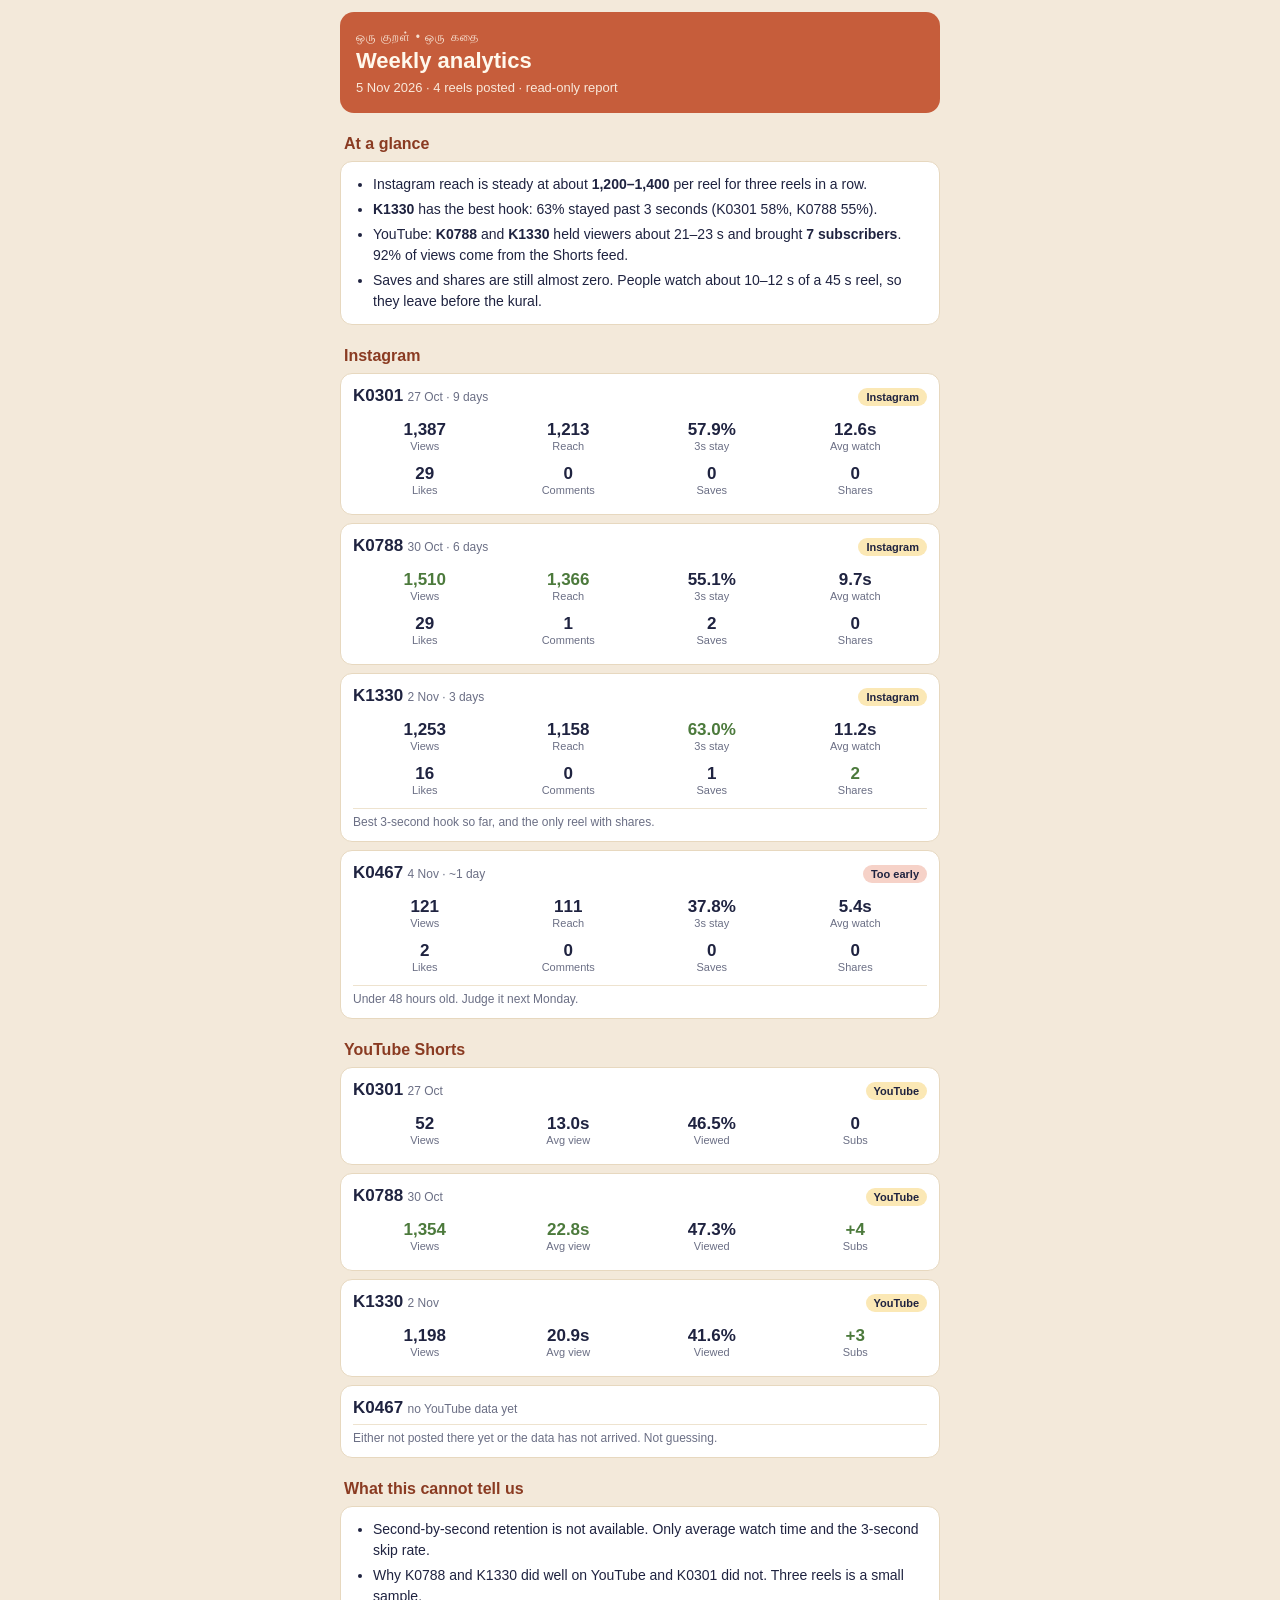
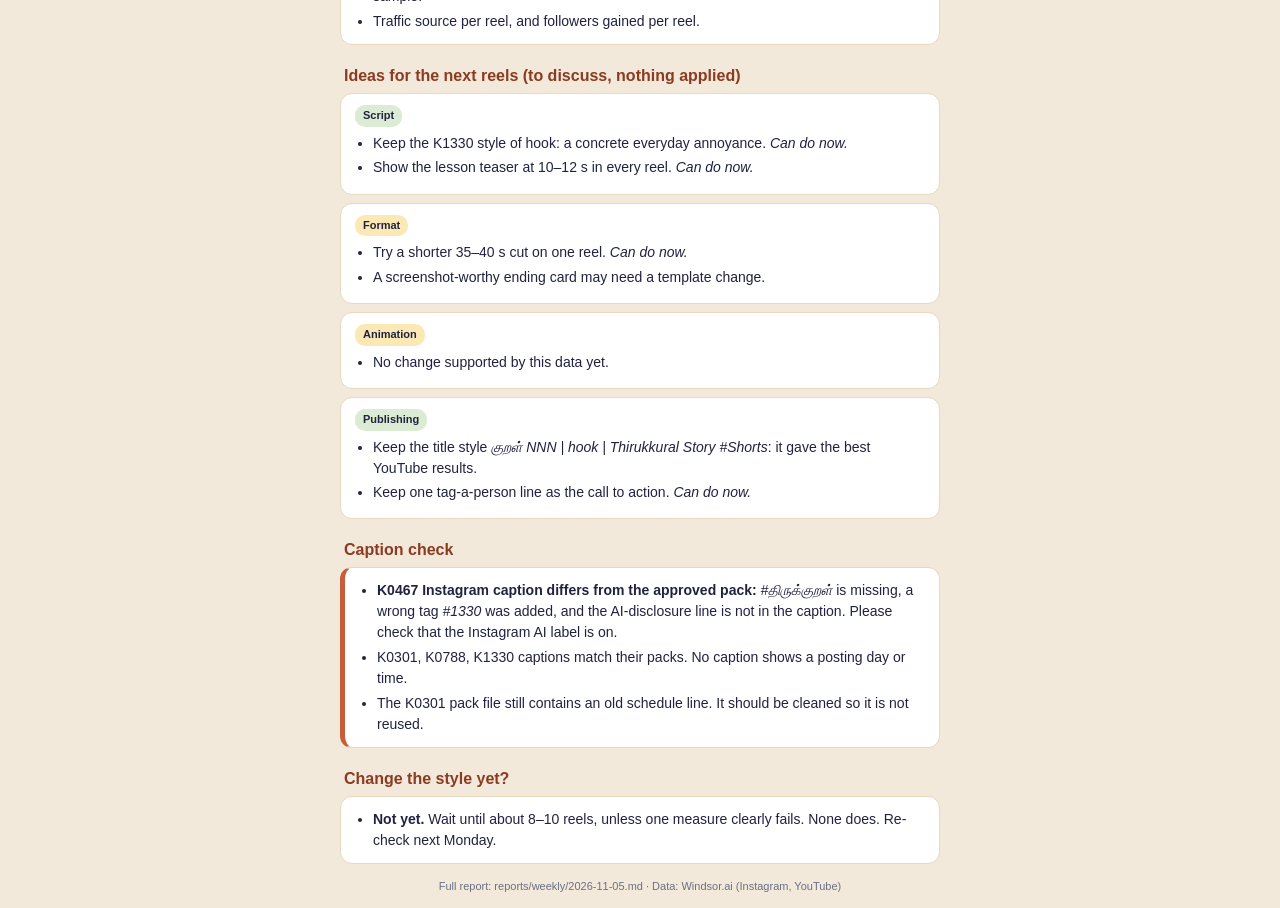
<file: reports/weekly/2026-11-05.html>
<!DOCTYPE html><html><head><meta charset="utf-8"><meta name="viewport" content="width=device-width,initial-scale=1"><meta name="color-scheme" content="light only">
<style>
body{margin:0;padding:0;background:#F3E9DA;font-family:Arial,Helvetica,sans-serif;color:#1F2340}
.wrap{max-width:600px;margin:0 auto;padding:12px}
.hd{background:#C65D3B;border-radius:14px;padding:18px 16px;color:#FFF8EC}
.hd .t{font-size:12px;letter-spacing:1px;text-transform:uppercase;opacity:.85}
.hd .h{font-size:22px;font-weight:bold;margin-top:4px}
.hd .s{font-size:13px;margin-top:6px;opacity:.9}
h2{font-size:16px;margin:22px 4px 8px;color:#8A3B22}
.card{background:#FFFFFF;border-radius:12px;padding:12px;margin:8px 0;border:1px solid #E7D8BF}
.k{font-size:17px;font-weight:bold;color:#1F2340} .sub{font-size:12px;color:#6B6F85}
.pill{display:inline-block;font-size:11px;font-weight:bold;color:#1F2340;border-radius:10px;padding:3px 8px}
.st{width:25%;text-align:center;padding:6px 2px} .v{font-size:17px;font-weight:bold} .l{font-size:11px;color:#6B6F85}
.note{font-size:12px;color:#6B6F85;margin-top:6px;border-top:1px solid #EEE3CF;padding-top:6px}
.box{background:#FFFFFF;border-radius:12px;padding:6px 14px;border:1px solid #E7D8BF;font-size:14px;line-height:1.5}
ul{margin:6px 0 6px 18px;padding:0} li{margin:4px 0}
.sg{background:#FFFFFF;border-radius:12px;padding:10px 14px;margin:8px 0;border:1px solid #E7D8BF;font-size:14px;line-height:1.45}
.ft{font-size:11px;color:#6B6F85;text-align:center;margin:16px 0 4px}
</style></head><body><div class="wrap">
<div class="hd"><div class="t">ஒரு குறள் • ஒரு கதை</div><div class="h">Weekly analytics</div><div class="s">5 Nov 2026 · 4 reels posted · read-only report</div></div>

<h2>At a glance</h2>
<div class="box"><ul><li>Instagram reach is steady at about <b>1,200–1,400</b> per reel for three reels in a row.</li><li><b>K1330</b> has the best hook: 63% stayed past 3 seconds (K0301 58%, K0788 55%).</li><li>YouTube: <b>K0788</b> and <b>K1330</b> held viewers about 21–23 s and brought <b>7 subscribers</b>. 92% of views come from the Shorts feed.</li><li>Saves and shares are still almost zero. People watch about 10–12 s of a 45 s reel, so they leave before the kural.</li></ul></div>

<h2>Instagram</h2>
<div class="card"><table width="100%" cellpadding="0" cellspacing="0"><tr><td><span class="k">K0301</span> <span class="sub">27 Oct · 9 days</span></td><td align="right"><span class="pill" style="background:#FBE8B5">Instagram</span></td></tr></table><table width="100%" cellpadding="0" cellspacing="0" style="margin-top:8px"><tr><td class="st"><div class="v" style="color:#1F2340">1,387</div><div class="l">Views</div></td><td class="st"><div class="v" style="color:#1F2340">1,213</div><div class="l">Reach</div></td><td class="st"><div class="v" style="color:#1F2340">57.9%</div><div class="l">3s stay</div></td><td class="st"><div class="v" style="color:#1F2340">12.6s</div><div class="l">Avg watch</div></td></tr><tr><td class="st"><div class="v" style="color:#1F2340">29</div><div class="l">Likes</div></td><td class="st"><div class="v" style="color:#1F2340">0</div><div class="l">Comments</div></td><td class="st"><div class="v" style="color:#1F2340">0</div><div class="l">Saves</div></td><td class="st"><div class="v" style="color:#1F2340">0</div><div class="l">Shares</div></td></tr></table></div><div class="card"><table width="100%" cellpadding="0" cellspacing="0"><tr><td><span class="k">K0788</span> <span class="sub">30 Oct · 6 days</span></td><td align="right"><span class="pill" style="background:#FBE8B5">Instagram</span></td></tr></table><table width="100%" cellpadding="0" cellspacing="0" style="margin-top:8px"><tr><td class="st"><div class="v" style="color:#4C7A3C">1,510</div><div class="l">Views</div></td><td class="st"><div class="v" style="color:#4C7A3C">1,366</div><div class="l">Reach</div></td><td class="st"><div class="v" style="color:#1F2340">55.1%</div><div class="l">3s stay</div></td><td class="st"><div class="v" style="color:#1F2340">9.7s</div><div class="l">Avg watch</div></td></tr><tr><td class="st"><div class="v" style="color:#1F2340">29</div><div class="l">Likes</div></td><td class="st"><div class="v" style="color:#1F2340">1</div><div class="l">Comments</div></td><td class="st"><div class="v" style="color:#1F2340">2</div><div class="l">Saves</div></td><td class="st"><div class="v" style="color:#1F2340">0</div><div class="l">Shares</div></td></tr></table></div><div class="card"><table width="100%" cellpadding="0" cellspacing="0"><tr><td><span class="k">K1330</span> <span class="sub">2 Nov · 3 days</span></td><td align="right"><span class="pill" style="background:#FBE8B5">Instagram</span></td></tr></table><table width="100%" cellpadding="0" cellspacing="0" style="margin-top:8px"><tr><td class="st"><div class="v" style="color:#1F2340">1,253</div><div class="l">Views</div></td><td class="st"><div class="v" style="color:#1F2340">1,158</div><div class="l">Reach</div></td><td class="st"><div class="v" style="color:#4C7A3C">63.0%</div><div class="l">3s stay</div></td><td class="st"><div class="v" style="color:#1F2340">11.2s</div><div class="l">Avg watch</div></td></tr><tr><td class="st"><div class="v" style="color:#1F2340">16</div><div class="l">Likes</div></td><td class="st"><div class="v" style="color:#1F2340">0</div><div class="l">Comments</div></td><td class="st"><div class="v" style="color:#1F2340">1</div><div class="l">Saves</div></td><td class="st"><div class="v" style="color:#4C7A3C">2</div><div class="l">Shares</div></td></tr></table><div class="note">Best 3-second hook so far, and the only reel with shares.</div></div><div class="card"><table width="100%" cellpadding="0" cellspacing="0"><tr><td><span class="k">K0467</span> <span class="sub">4 Nov · ~1 day</span></td><td align="right"><span class="pill" style="background:#F6D2C8">Too early</span></td></tr></table><table width="100%" cellpadding="0" cellspacing="0" style="margin-top:8px"><tr><td class="st"><div class="v" style="color:#1F2340">121</div><div class="l">Views</div></td><td class="st"><div class="v" style="color:#1F2340">111</div><div class="l">Reach</div></td><td class="st"><div class="v" style="color:#1F2340">37.8%</div><div class="l">3s stay</div></td><td class="st"><div class="v" style="color:#1F2340">5.4s</div><div class="l">Avg watch</div></td></tr><tr><td class="st"><div class="v" style="color:#1F2340">2</div><div class="l">Likes</div></td><td class="st"><div class="v" style="color:#1F2340">0</div><div class="l">Comments</div></td><td class="st"><div class="v" style="color:#1F2340">0</div><div class="l">Saves</div></td><td class="st"><div class="v" style="color:#1F2340">0</div><div class="l">Shares</div></td></tr></table><div class="note">Under 48 hours old. Judge it next Monday.</div></div>

<h2>YouTube Shorts</h2>
<div class="card"><table width="100%" cellpadding="0" cellspacing="0"><tr><td><span class="k">K0301</span> <span class="sub">27 Oct</span></td><td align="right"><span class="pill" style="background:#FBE8B5">YouTube</span></td></tr></table><table width="100%" cellpadding="0" cellspacing="0" style="margin-top:8px"><tr><td class="st"><div class="v" style="color:#1F2340">52</div><div class="l">Views</div></td><td class="st"><div class="v" style="color:#1F2340">13.0s</div><div class="l">Avg view</div></td><td class="st"><div class="v" style="color:#1F2340">46.5%</div><div class="l">Viewed</div></td><td class="st"><div class="v" style="color:#1F2340">0</div><div class="l">Subs</div></td></tr></table></div><div class="card"><table width="100%" cellpadding="0" cellspacing="0"><tr><td><span class="k">K0788</span> <span class="sub">30 Oct</span></td><td align="right"><span class="pill" style="background:#FBE8B5">YouTube</span></td></tr></table><table width="100%" cellpadding="0" cellspacing="0" style="margin-top:8px"><tr><td class="st"><div class="v" style="color:#4C7A3C">1,354</div><div class="l">Views</div></td><td class="st"><div class="v" style="color:#4C7A3C">22.8s</div><div class="l">Avg view</div></td><td class="st"><div class="v" style="color:#1F2340">47.3%</div><div class="l">Viewed</div></td><td class="st"><div class="v" style="color:#4C7A3C">+4</div><div class="l">Subs</div></td></tr></table></div><div class="card"><table width="100%" cellpadding="0" cellspacing="0"><tr><td><span class="k">K1330</span> <span class="sub">2 Nov</span></td><td align="right"><span class="pill" style="background:#FBE8B5">YouTube</span></td></tr></table><table width="100%" cellpadding="0" cellspacing="0" style="margin-top:8px"><tr><td class="st"><div class="v" style="color:#1F2340">1,198</div><div class="l">Views</div></td><td class="st"><div class="v" style="color:#1F2340">20.9s</div><div class="l">Avg view</div></td><td class="st"><div class="v" style="color:#1F2340">41.6%</div><div class="l">Viewed</div></td><td class="st"><div class="v" style="color:#4C7A3C">+3</div><div class="l">Subs</div></td></tr></table></div>
<div class="card"><span class="k">K0467</span> <span class="sub">no YouTube data yet</span><div class="note">Either not posted there yet or the data has not arrived. Not guessing.</div></div>

<h2>What this cannot tell us</h2>
<div class="box"><ul><li>Second-by-second retention is not available. Only average watch time and the 3-second skip rate.</li><li>Why K0788 and K1330 did well on YouTube and K0301 did not. Three reels is a small sample.</li><li>Traffic source per reel, and followers gained per reel.</li></ul></div>

<h2>Ideas for the next reels (to discuss, nothing applied)</h2>
<div class="sg"><span class="pill" style="background:#DCEBD3">Script</span><ul><li>Keep the K1330 style of hook: a concrete everyday annoyance. <i>Can do now.</i></li><li>Show the lesson teaser at 10–12 s in every reel. <i>Can do now.</i></li></ul></div>
<div class="sg"><span class="pill" style="background:#FBE8B5">Format</span><ul><li>Try a shorter 35–40 s cut on one reel. <i>Can do now.</i></li><li>A screenshot-worthy ending card may need a template change.</li></ul></div>
<div class="sg"><span class="pill" style="background:#FBE8B5">Animation</span><ul><li>No change supported by this data yet.</li></ul></div>
<div class="sg"><span class="pill" style="background:#DCEBD3">Publishing</span><ul><li>Keep the title style <i>குறள் NNN | hook | Thirukkural Story #Shorts</i>: it gave the best YouTube results.</li><li>Keep one tag-a-person line as the call to action. <i>Can do now.</i></li></ul></div>

<h2>Caption check</h2>
<div class="box" style="border-left:5px solid #C65D3B"><ul><li><b>K0467 Instagram caption differs from the approved pack:</b> <i>#திருக்குறள்</i> is missing, a wrong tag <i>#1330</i> was added, and the AI-disclosure line is not in the caption. Please check that the Instagram AI label is on.</li><li>K0301, K0788, K1330 captions match their packs. No caption shows a posting day or time.</li><li>The K0301 pack file still contains an old schedule line. It should be cleaned so it is not reused.</li></ul></div>

<h2>Change the style yet?</h2>
<div class="box"><ul><li><b>Not yet.</b> Wait until about 8–10 reels, unless one measure clearly fails. None does. Re-check next Monday.</li></ul></div>

<div class="ft">Full report: reports/weekly/2026-11-05.md · Data: Windsor.ai (Instagram, YouTube)</div>
</div></body></html>
</file>
